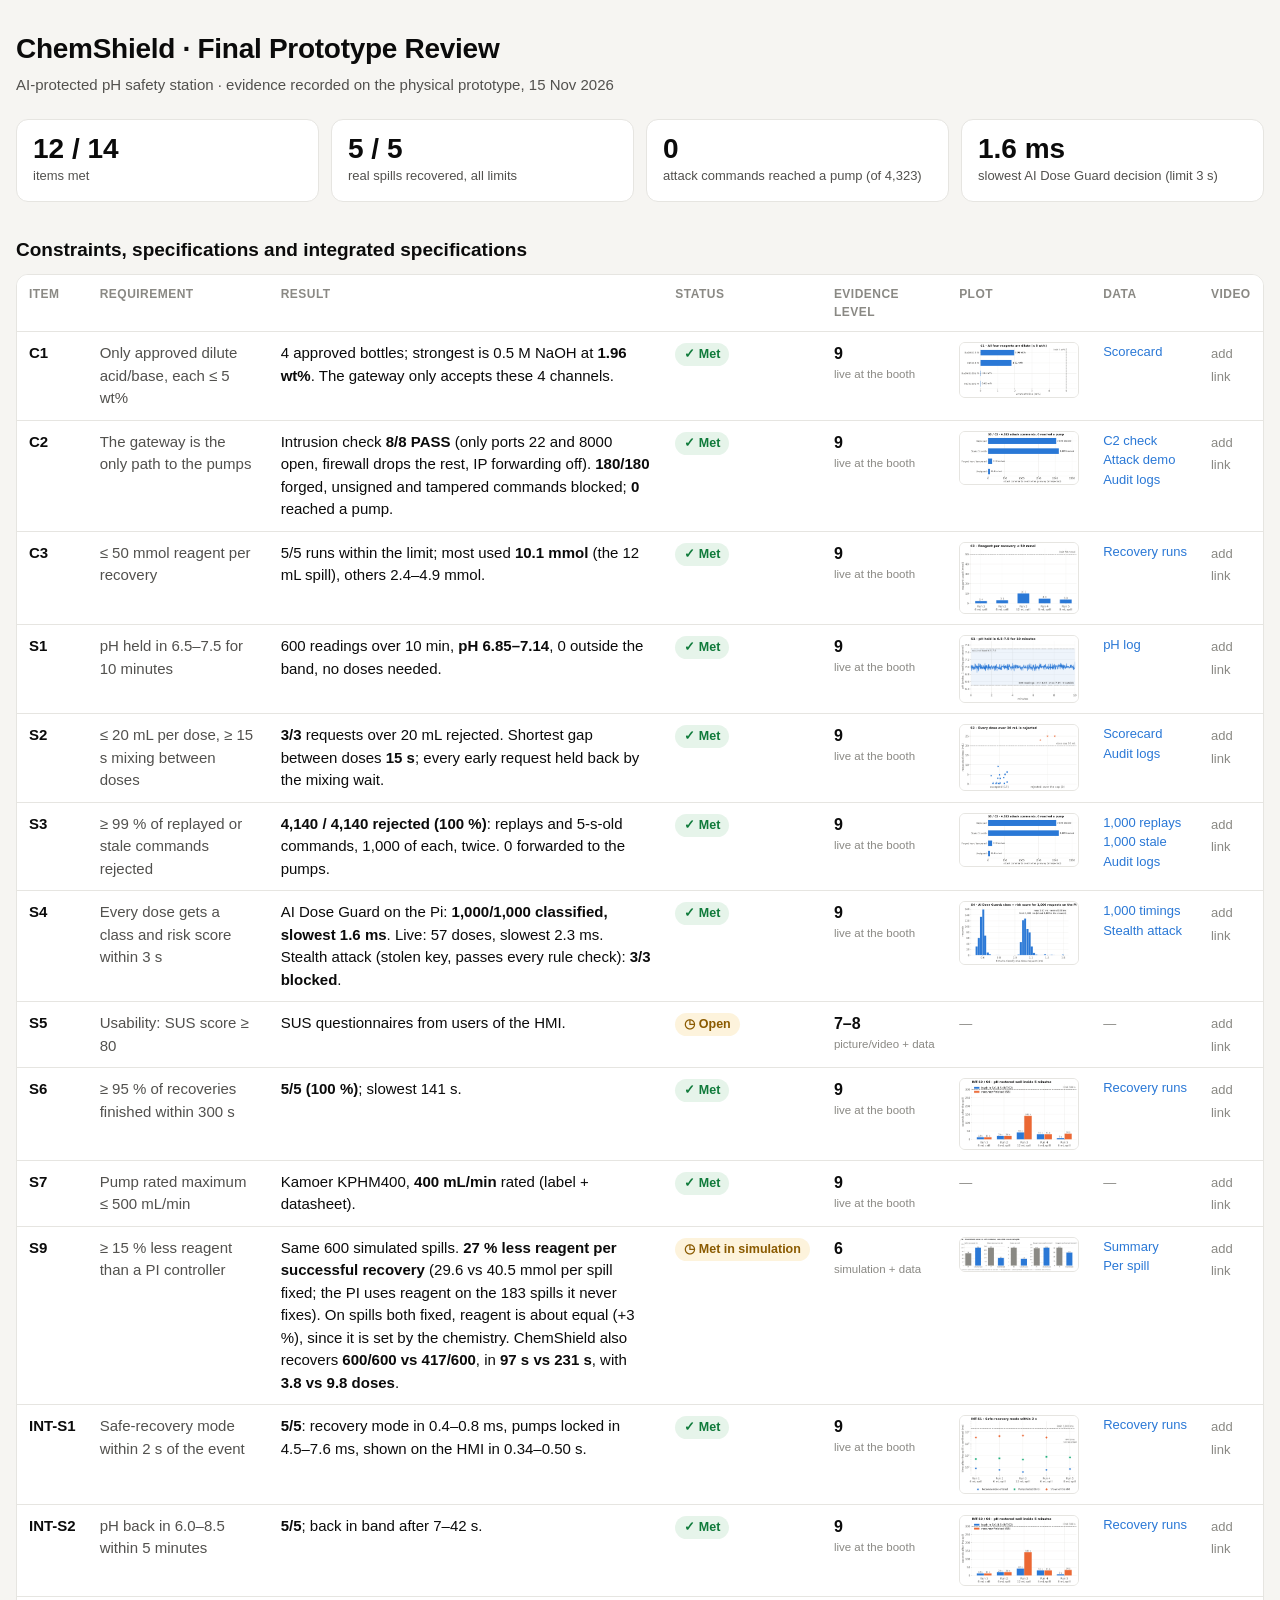
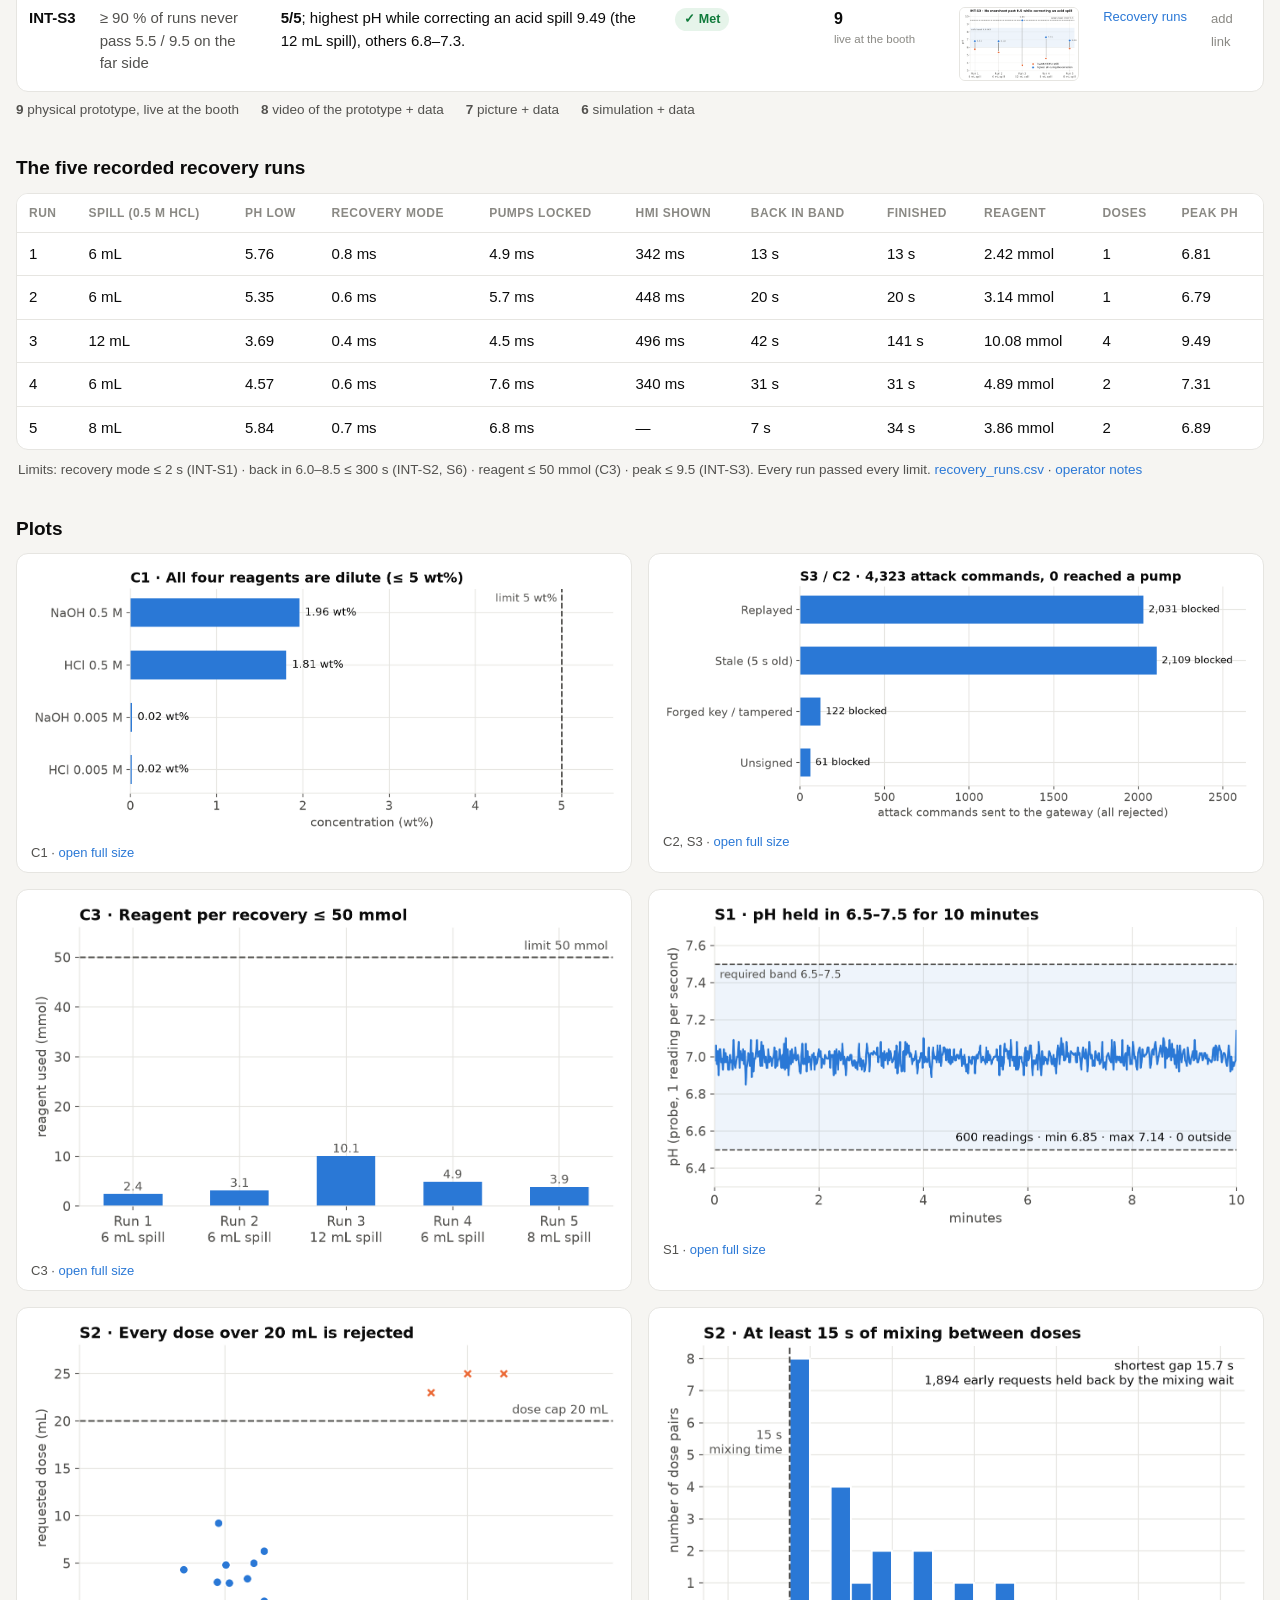
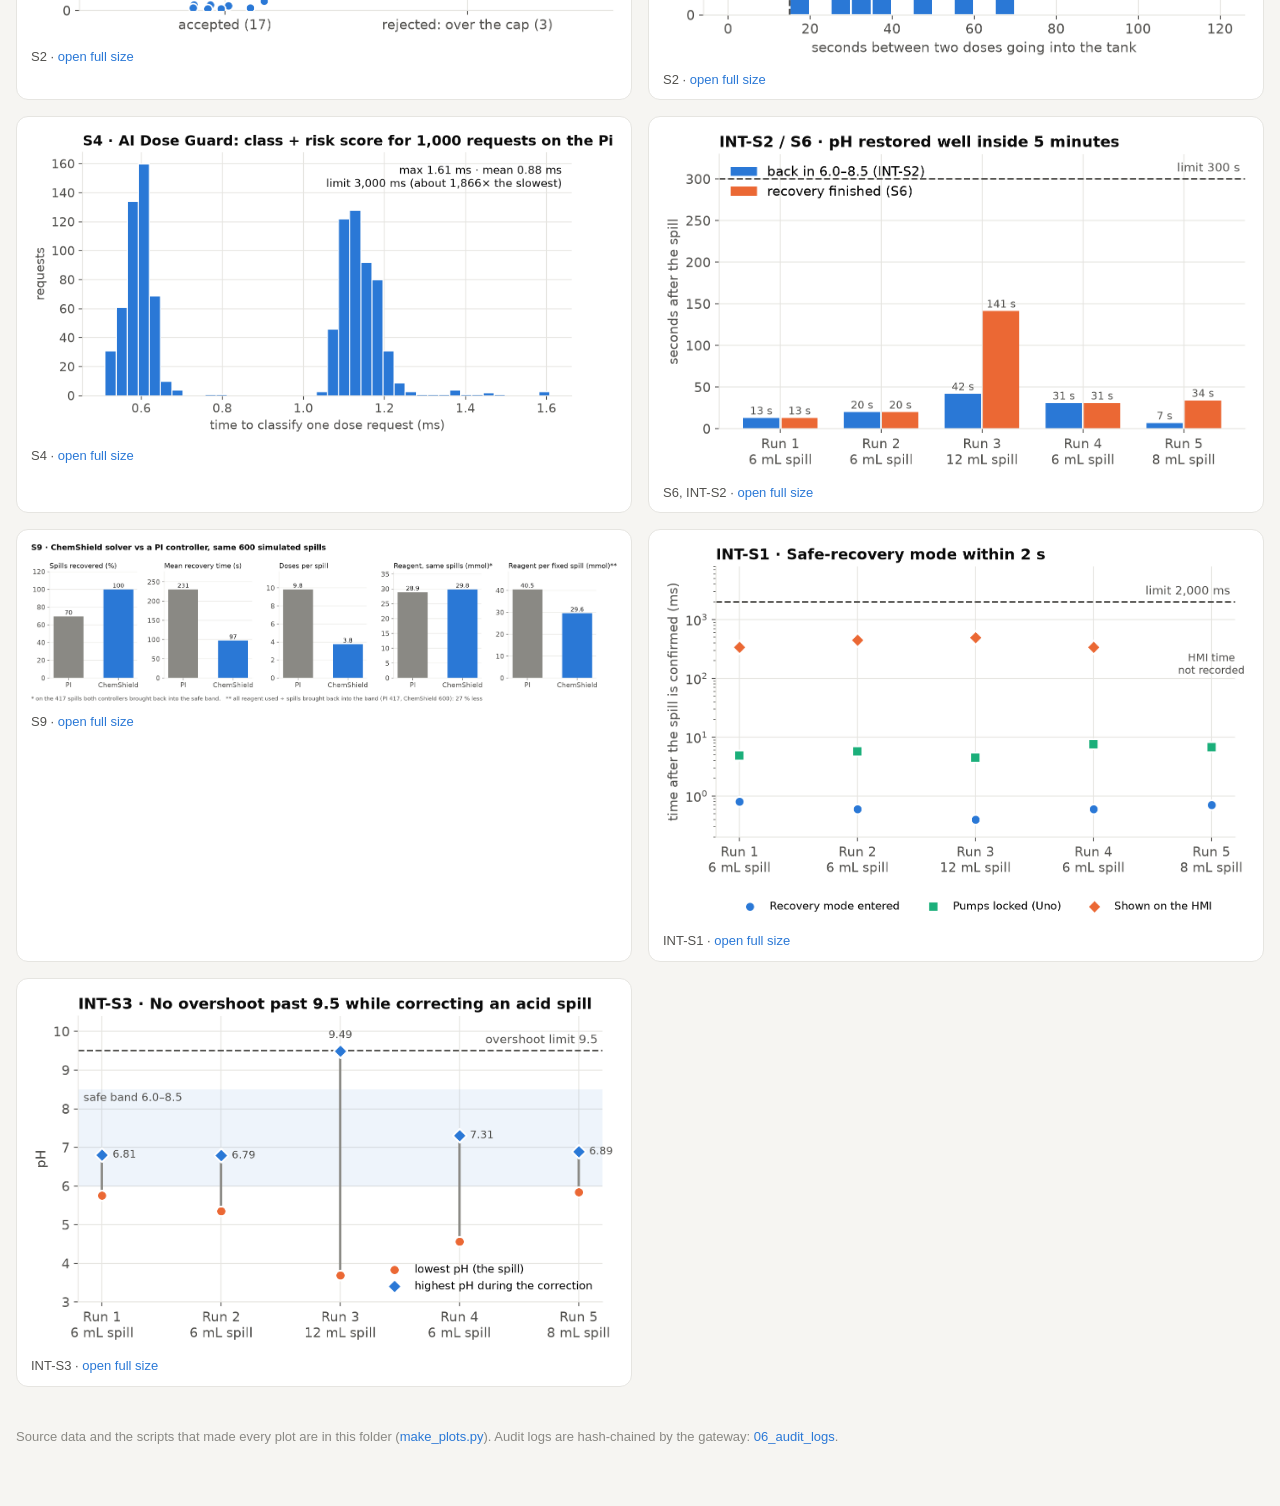
<file: evidence/fpr_runs/FPR_FINAL_20261115/index.html>
<!doctype html>
<html lang="en">
<head>
<meta charset="utf-8">
<meta name="viewport" content="width=device-width, initial-scale=1">
<title>ChemShield FPR Evidence</title>
<style>
  :root {
    color-scheme: light;
    --bg: #f6f5f2; --surface: #ffffff; --ink: #0b0b0b; --ink2: #52514e; --muted: #8a8984;
    --line: #e6e5e1; --accent: #2a78d6; --met: #0f7a3a; --met-bg: #e6f4ea;
    --open: #8a5a00; --open-bg: #fdf3dc; --no: #b3261e; --no-bg: #fbe9e7;
  }
  @media (prefers-color-scheme: dark) {
    :root:not([data-theme="light"]) {
      color-scheme: dark;
      --bg: #121211; --surface: #1a1a19; --ink: #f0efec; --ink2: #c3c2b7; --muted: #8f8e88;
      --line: #2e2e2b; --accent: #3987e5; --met: #5cc983; --met-bg: #183224;
      --open: #e8b44a; --open-bg: #33290f; --no: #f08a80; --no-bg: #3a1d1a;
    }
  }
  :root[data-theme="dark"] {
    color-scheme: dark;
    --bg: #121211; --surface: #1a1a19; --ink: #f0efec; --ink2: #c3c2b7; --muted: #8f8e88;
    --line: #2e2e2b; --accent: #3987e5; --met: #5cc983; --met-bg: #183224;
    --open: #e8b44a; --open-bg: #33290f; --no: #f08a80; --no-bg: #3a1d1a;
  }
  * { box-sizing: border-box; }
  body { margin: 0; background: var(--bg); color: var(--ink);
         font: 15px/1.5 -apple-system, BlinkMacSystemFont, "Segoe UI", Roboto, Helvetica, Arial, sans-serif; }
  .wrap { max-width: 1280px; margin: 0 auto; padding: 28px 16px 60px; }
  header h1 { font-size: 28px; margin: 0 0 4px; letter-spacing: -0.01em; }
  header p { margin: 0; color: var(--ink2); }
  .tiles { display: grid; grid-template-columns: repeat(auto-fit, minmax(180px, 1fr)); gap: 12px; margin: 22px 0 8px; }
  .tile { background: var(--surface); border: 1px solid var(--line); border-radius: 12px; padding: 14px 16px; }
  .tile b { display: block; font-size: 28px; line-height: 1.1; }
  .tile span { color: var(--ink2); font-size: 13px; }
  h2 { font-size: 19px; margin: 34px 0 10px; }
  .card { background: var(--surface); border: 1px solid var(--line); border-radius: 12px; overflow: hidden; }
  .scroll { overflow-x: auto; }
  table { border-collapse: collapse; width: 100%; }
  th, td { text-align: left; vertical-align: top; padding: 10px 12px; border-bottom: 1px solid var(--line); }
  th { font-size: 12px; text-transform: uppercase; letter-spacing: .04em; color: var(--muted); font-weight: 600; background: var(--surface); position: sticky; top: 0; }
  tr:last-child td { border-bottom: 0; }
  td.item { font-weight: 700; white-space: nowrap; }
  td.req { color: var(--ink2); min-width: 170px; }
  td.res { min-width: 280px; }
  .pill { display: inline-block; padding: 2px 9px; border-radius: 999px; font-size: 12.5px; font-weight: 600; white-space: nowrap; }
  .met { color: var(--met); background: var(--met-bg); }
  .open { color: var(--open); background: var(--open-bg); }
  .no { color: var(--no); background: var(--no-bg); }
  .lvl { font-weight: 700; font-size: 16px; }
  .lvl small { display: block; font-weight: 400; font-size: 11.5px; color: var(--muted); white-space: nowrap; }
  a { color: var(--accent); text-decoration: none; }
  a:hover { text-decoration: underline; }
  .links a { display: block; font-size: 13px; white-space: nowrap; }
  .thumb img { width: 120px; border-radius: 6px; border: 1px solid var(--line); display: block; background: #fff; }
  .novid { color: var(--muted); font-size: 13px; }
  .legend { display: flex; flex-wrap: wrap; gap: 8px 22px; color: var(--ink2); font-size: 13.5px; margin: 8px 0 0; }
  .gallery { display: grid; grid-template-columns: repeat(auto-fit, minmax(min(100%, 560px), 1fr)); gap: 16px; }
  figure { margin: 0; background: #fff; border: 1px solid var(--line); border-radius: 12px; padding: 10px; }
  figure img { width: 100%; display: block; }
  figcaption { color: #52514e; font-size: 13px; padding: 6px 4px 0; }
  .runs td, .runs th { white-space: nowrap; }
  .note { color: var(--ink2); font-size: 13.5px; margin: 10px 2px 0; }
  footer { margin-top: 40px; color: var(--muted); font-size: 13px; }
</style>
</head>
<body>
<div class="wrap">
  <header>
    <h1>ChemShield · Final Prototype Review</h1>
    <p>AI-protected pH safety station · evidence recorded on the physical prototype, 15 Nov 2026</p>
  </header>

  <div class="tiles" id="tiles"></div>

  <h2>Constraints, specifications and integrated specifications</h2>
  <div class="card scroll">
    <table>
      <thead><tr><th>Item</th><th>Requirement</th><th>Result</th><th>Status</th><th>Evidence level</th><th>Plot</th><th>Data</th><th>Video</th></tr></thead>
      <tbody id="specs"></tbody>
    </table>
  </div>
  <div class="legend">
    <span><b>9</b> physical prototype, live at the booth</span>
    <span><b>8</b> video of the prototype + data</span>
    <span><b>7</b> picture + data</span>
    <span><b>6</b> simulation + data</span>
  </div>

  <h2>The five recorded recovery runs</h2>
  <div class="card scroll">
    <table class="runs">
      <thead><tr><th>Run</th><th>Spill (0.5 M HCl)</th><th>pH low</th><th>Recovery mode</th><th>Pumps locked</th><th>HMI shown</th><th>Back in band</th><th>Finished</th><th>Reagent</th><th>Doses</th><th>Peak pH</th></tr></thead>
      <tbody>
        <tr><td>1</td><td>6 mL</td><td>5.76</td><td>0.8 ms</td><td>4.9 ms</td><td>342 ms</td><td>13 s</td><td>13 s</td><td>2.42 mmol</td><td>1</td><td>6.81</td></tr>
        <tr><td>2</td><td>6 mL</td><td>5.35</td><td>0.6 ms</td><td>5.7 ms</td><td>448 ms</td><td>20 s</td><td>20 s</td><td>3.14 mmol</td><td>1</td><td>6.79</td></tr>
        <tr><td>3</td><td>12 mL</td><td>3.69</td><td>0.4 ms</td><td>4.5 ms</td><td>496 ms</td><td>42 s</td><td>141 s</td><td>10.08 mmol</td><td>4</td><td>9.49</td></tr>
        <tr><td>4</td><td>6 mL</td><td>4.57</td><td>0.6 ms</td><td>7.6 ms</td><td>340 ms</td><td>31 s</td><td>31 s</td><td>4.89 mmol</td><td>2</td><td>7.31</td></tr>
        <tr><td>5</td><td>8 mL</td><td>5.84</td><td>0.7 ms</td><td>6.8 ms</td><td>—</td><td>7 s</td><td>34 s</td><td>3.86 mmol</td><td>2</td><td>6.89</td></tr>
      </tbody>
    </table>
  </div>
  <p class="note">Limits: recovery mode ≤ 2 s (INT-S1) · back in 6.0–8.5 ≤ 300 s (INT-S2, S6) · reagent ≤ 50 mmol (C3) · peak ≤ 9.5 (INT-S3). Every run passed every limit.
    <a href="02_recovery_runs/recovery_runs.csv">recovery_runs.csv</a> · <a href="02_recovery_runs/run_notes.md">operator notes</a></p>

  <h2>Plots</h2>
  <div class="gallery" id="gallery"></div>

  <footer>Source data and the scripts that made every plot are in this folder (<a href="make_plots.py">make_plots.py</a>). Audit logs are hash-chained by the gateway: <a href="06_audit_logs/">06_audit_logs</a>.</footer>
</div>

<script>
// ---- Video links: paste each link between the quotes, then reload the page. ----
const VIDEOS = {
  "C1": "", "C2": "", "C3": "", "S1": "", "S2": "", "S3": "", "S4": "",
  "S5": "", "S6": "", "S7": "", "S9": "", "INT-S1": "", "INT-S2": "", "INT-S3": ""
};

const P = "plots/";
const SPECS = [
  { id: "C1", req: "Only approved dilute acid/base, each ≤ 5 wt%",
    res: "4 approved bottles; strongest is 0.5 M NaOH at <b>1.96 wt%</b>. The gateway only accepts these 4 channels.",
    st: "met", lvl: 9, plot: "C1_reagent_strength.png", data: [["Scorecard", "01_scorecard/spec_scorecard.csv"]] },
  { id: "C2", req: "The gateway is the only path to the pumps",
    res: "Intrusion check <b>8/8 PASS</b> (only ports 22 and 8000 open, firewall drops the rest, IP forwarding off). <b>180/180</b> forged, unsigned and tampered commands blocked; <b>0</b> reached a pump.",
    st: "met", lvl: 9, plot: "S3_C2_attacks_blocked.png",
    data: [["C2 check", "04_C2_S3_attacks/chemshield_lab_c2_check/ICS-AT-01_c2_check.txt"], ["Attack demo", "04_C2_S3_attacks/hotspot_session/attack_demo_5types.txt"], ["Audit logs", "06_audit_logs/"]] },
  { id: "C3", req: "≤ 50 mmol reagent per recovery",
    res: "5/5 runs within the limit; most used <b>10.1 mmol</b> (the 12 mL spill), others 2.4–4.9 mmol.",
    st: "met", lvl: 9, plot: "C3_reagent_per_recovery.png", data: [["Recovery runs", "02_recovery_runs/recovery_runs.csv"]] },
  { id: "S1", req: "pH held in 6.5–7.5 for 10 minutes",
    res: "600 readings over 10 min, <b>pH 6.85–7.14</b>, 0 outside the band, no doses needed.",
    st: "met", lvl: 9, plot: "S1_ph_hold_10min.png", data: [["pH log", "03_S1_hold/hold_PASS/s1_hold.csv"]] },
  { id: "S2", req: "≤ 20 mL per dose, ≥ 15 s mixing between doses",
    res: "<b>3/3</b> requests over 20 mL rejected. Shortest gap between doses <b>15 s</b>; every early request held back by the mixing wait.",
    st: "met", lvl: 9, plot: "S2_dose_cap.png", plot2: "S2_mixing_time.png", data: [["Scorecard", "01_scorecard/spec_scorecard.csv"], ["Audit logs", "06_audit_logs/"]] },
  { id: "S3", req: "≥ 99 % of replayed or stale commands rejected",
    res: "<b>4,140 / 4,140 rejected (100 %)</b>: replays and 5-s-old commands, 1,000 of each, twice. 0 forwarded to the pumps.",
    st: "met", lvl: 9, plot: "S3_C2_attacks_blocked.png",
    data: [["1,000 replays", "04_C2_S3_attacks/hotspot_session/replay_1000.txt"], ["1,000 stale", "04_C2_S3_attacks/hotspot_session/stale_1000.txt"], ["Audit logs", "06_audit_logs/"]] },
  { id: "S4", req: "Every dose gets a class and risk score within 3 s",
    res: "AI Dose Guard on the Pi: <b>1,000/1,000 classified, slowest 1.6 ms</b>. Live: 57 doses, slowest 2.3 ms. Stealth attack (stolen key, passes every rule check): <b>3/3 blocked</b>.",
    st: "met", lvl: 9, plot: "S4_ai_dose_guard_timing.png",
    data: [["1,000 timings", "05_S4_ai_timing/pi_1000_requests/ICS-AT-03_latency.csv"], ["Stealth attack", "04_C2_S3_attacks/hotspot_session/stealth_attack_test.txt"]] },
  { id: "S5", req: "Usability: SUS score ≥ 80",
    res: "SUS questionnaires from users of the HMI.", st: "open", lvl: "7–8", plot: null, data: [] },
  { id: "S6", req: "≥ 95 % of recoveries finished within 300 s",
    res: "<b>5/5 (100 %)</b>; slowest 141 s.", st: "met", lvl: 9, plot: "INT-S2_S6_recovery_times.png",
    data: [["Recovery runs", "02_recovery_runs/recovery_runs.csv"]] },
  { id: "S7", req: "Pump rated maximum ≤ 500 mL/min",
    res: "Kamoer KPHM400, <b>400 mL/min</b> rated (label + datasheet).", st: "met", lvl: 9, plot: null, data: [] },
  { id: "S9", req: "≥ 15 % less reagent than a PI controller",
    res: "Same 600 simulated spills. <b>27 % less reagent per successful recovery</b> (29.6 vs 40.5 mmol per spill fixed; the PI uses reagent on the 183 spills it never fixes). On spills both fixed, reagent is about equal (+3 %), since it is set by the chemistry. ChemShield also recovers <b>600/600 vs 417/600</b>, in <b>97 s vs 231 s</b>, with <b>3.8 vs 9.8 doses</b>.",
    st: "open", stText: "Met in simulation", lvl: 6, plot: "S9_solver_vs_PI.png",
    data: [["Summary", "07_S9_simulation/README.md"], ["Per spill", "07_S9_simulation/s9_per_event.csv"]] },
  { id: "INT-S1", req: "Safe-recovery mode within 2 s of the event",
    res: "<b>5/5</b>: recovery mode in 0.4–0.8 ms, pumps locked in 4.5–7.6 ms, shown on the HMI in 0.34–0.50 s.",
    st: "met", lvl: 9, plot: "INT-S1_recovery_mode_timing.png", data: [["Recovery runs", "02_recovery_runs/recovery_runs.csv"]] },
  { id: "INT-S2", req: "pH back in 6.0–8.5 within 5 minutes",
    res: "<b>5/5</b>; back in band after 7–42 s.", st: "met", lvl: 9, plot: "INT-S2_S6_recovery_times.png",
    data: [["Recovery runs", "02_recovery_runs/recovery_runs.csv"]] },
  { id: "INT-S3", req: "≥ 90 % of runs never pass 5.5 / 9.5 on the far side",
    res: "<b>5/5</b>; highest pH while correcting an acid spill 9.49 (the 12 mL spill), others 6.8–7.3.",
    st: "met", lvl: 9, plot: "INT-S3_ph_extremes.png", data: [["Recovery runs", "02_recovery_runs/recovery_runs.csv"]] },
];

const LVL = { 9: "live at the booth", 8: "video + data", 7: "picture + data", 6: "simulation + data", "7–8": "picture/video + data" };
const esc = (s) => String(s).replace(/[&<>"]/g, (c) => ({ "&": "&amp;", "<": "&lt;", ">": "&gt;", '"': "&quot;" }[c]));

const tb = document.getElementById("specs");
for (const s of SPECS) {
  const st = s.st === "met" ? '<span class="pill met">✓ Met</span>'
           : s.st === "open" ? `<span class="pill open">◷ ${esc(s.stText || "Open")}</span>`
           : `<span class="pill no">✕ ${esc(s.stText || "Not met")}</span>`;
  const plot = s.plot ? `<a class="thumb" href="#p-${esc(s.plot)}"><img src="${P + s.plot}" alt="${esc(s.id)} plot" loading="lazy"></a>` : '<span class="novid">—</span>';
  const data = s.data.length ? s.data.map(([t, h]) => `<a href="${h}">${esc(t)}</a>`).join("") : '<span class="novid">—</span>';
  const v = VIDEOS[s.id];
  const vid = v ? `<a href="${esc(v)}" target="_blank" rel="noopener">▶ Watch</a>` : '<span class="novid">add link</span>';
  tb.insertAdjacentHTML("beforeend",
    `<tr><td class="item">${esc(s.id)}</td><td class="req">${esc(s.req)}</td><td class="res">${s.res}</td><td>${st}</td>
     <td class="lvl">${s.lvl}<small>${LVL[s.lvl] || ""}</small></td><td>${plot}</td><td class="links">${data}</td><td>${vid}</td></tr>`);
}

const met = SPECS.filter((s) => s.st === "met").length;
const tiles = [
  [`${met} / ${SPECS.length}`, "items met"],
  ["5 / 5", "real spills recovered, all limits"],
  ["0", "attack commands reached a pump (of 4,323)"],
  ["1.6 ms", "slowest AI Dose Guard decision (limit 3 s)"],
];
document.getElementById("tiles").innerHTML = tiles.map(([b, t]) => `<div class="tile"><b>${b}</b><span>${t}</span></div>`).join("");

const shown = new Set();
const gal = document.getElementById("gallery");
for (const s of SPECS) for (const p of [s.plot, s.plot2]) {
  if (!p || shown.has(p)) continue;
  shown.add(p);
  const who = SPECS.filter((x) => x.plot === p || x.plot2 === p).map((x) => x.id).join(", ");
  gal.insertAdjacentHTML("beforeend", `<figure id="p-${esc(p)}"><a href="${P + p}" target="_blank"><img src="${P + p}" alt="${esc(who)}" loading="lazy"></a><figcaption>${esc(who)} · <a href="${P + p}" target="_blank">open full size</a></figcaption></figure>`);
}
</script>
</body>
</html>
</file>
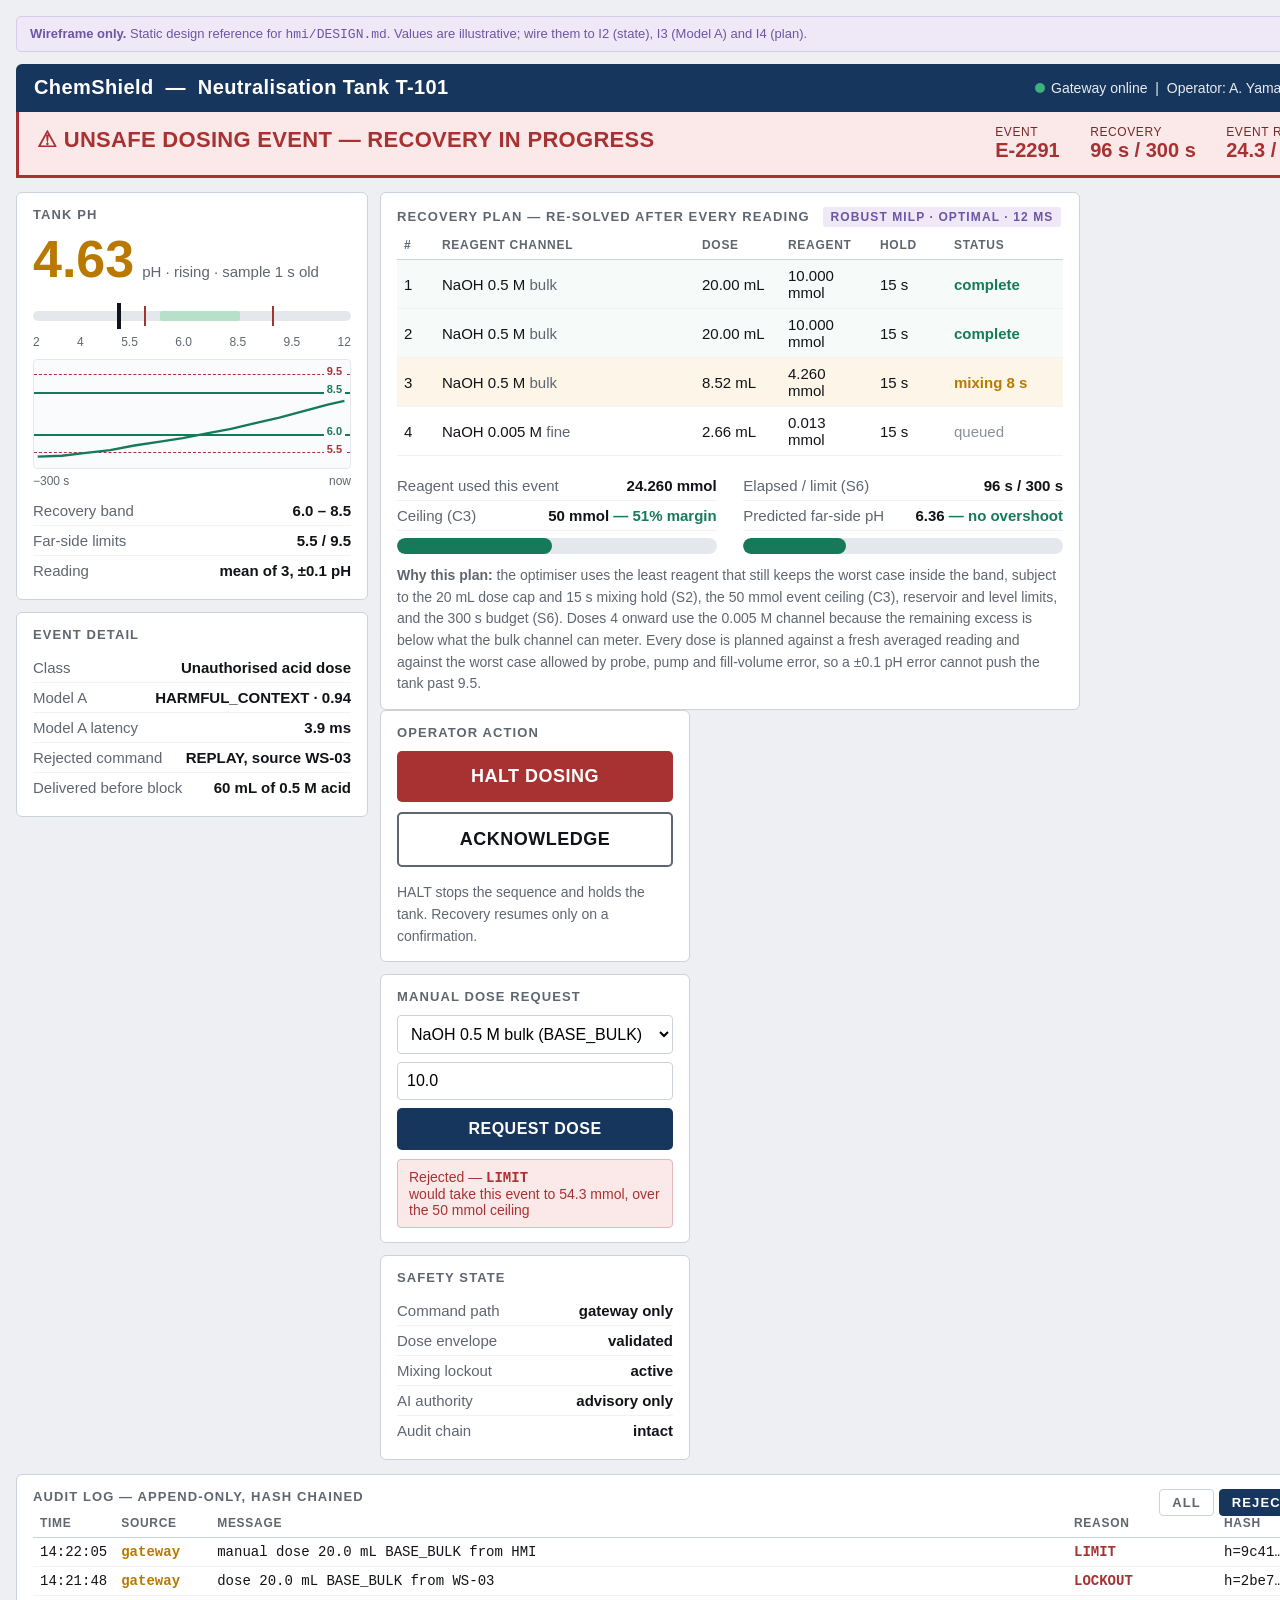
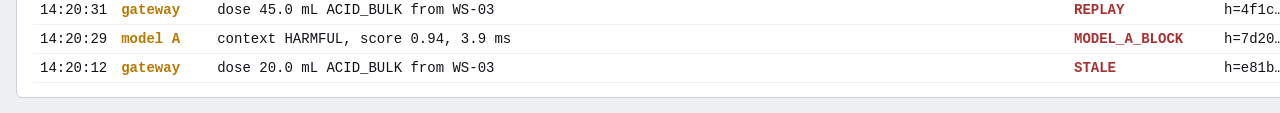
<file: hmi/wireframe.html>
<!DOCTYPE html>
<html lang="en"><head><meta charset="utf-8">
<title>ChemShield HMI wireframe</title>
<!-- Static design reference for DESIGN.md. No live data, no scripts.
     Khalid: copy the layout and the type sizes; wire the values to I2 / I3 / I4. -->
<style>
*{box-sizing:border-box;margin:0;padding:0}
body{font-family:"Liberation Sans",Arial,Helvetica,sans-serif;background:#EDEFF2;width:1400px;padding:16px;color:#111318}
.bar{background:#17365D;color:#fff;padding:12px 18px;border-radius:6px 6px 0 0;overflow:hidden}
.bar h1{float:left;font-size:20px;letter-spacing:.4px;white-space:nowrap}
.bar .r{float:right;font-size:14px;opacity:.9;line-height:24px}
.dot{display:inline-block;width:10px;height:10px;border-radius:50%;background:#3FBF7F;margin-right:6px}
.alert{background:#FBE9E9;border:3px solid #A83232;border-top:none;padding:13px 18px;overflow:hidden}
.alert .t{float:left;font-size:22px;font-weight:bold;color:#A83232;letter-spacing:.3px;line-height:30px}
.alert .m{float:right;text-align:right}
.metric{display:inline-block;margin-left:26px;text-align:left}
.metric .lab{font-size:12px;color:#7A2626;letter-spacing:.6px;text-transform:uppercase}
.metric .val{font-size:20px;font-weight:bold;color:#A83232}
.grid{margin-top:14px;overflow:hidden}
.c1{float:left;width:352px;margin-right:12px}
.c2{float:left;width:700px;margin-right:12px}
.c3{float:left;width:310px}
.clr{clear:both}
.card{background:#fff;border:1px solid #CBD2DA;border-radius:6px;padding:14px 16px}
.card+.card{margin-top:12px}
.card h2{font-size:13px;letter-spacing:1.1px;color:#5F6670;margin-bottom:11px;text-transform:uppercase}
.ph{font-size:52px;font-weight:bold;color:#B97800;line-height:1}
.phu{font-size:15px;color:#5F6670;margin-left:8px}
.scale{position:relative;height:28px;margin:16px 0 6px}
.scale .track{position:absolute;top:10px;left:0;right:0;height:10px;background:#E4E8ED;border-radius:5px}
.scale .band{position:absolute;top:10px;height:10px;background:#B7E0CB;border-radius:2px}
.scale .guard{position:absolute;top:5px;width:2px;height:20px;background:#A83232}
.scale .now{position:absolute;top:2px;width:4px;height:26px;background:#111318}
.ticks{display:flex;justify-content:space-between;font-size:12px;color:#5F6670}
.chart{position:relative;height:110px;margin-top:10px;background:#FAFBFC;border:1px solid #E4E8ED;border-radius:4px;overflow:hidden}
.chart .lim{position:absolute;left:0;right:0;height:0;border-top:2px solid #167A5A}
.chart .far{position:absolute;left:0;right:0;height:0;border-top:1px dashed #A83232}
.chart .cap{position:absolute;right:5px;font-size:11px;font-weight:bold;background:#FAFBFC;padding:0 3px}
.chart svg{position:absolute;inset:0}
.kv{display:flex;justify-content:space-between;font-size:15px;padding:6px 0;border-bottom:1px solid #F0F2F5}
.kv:last-child{border-bottom:none}
.kv .k{color:#5F6670}
.kv .v{font-weight:bold}
table{width:100%;border-collapse:collapse;font-size:15px}
th{text-align:left;font-size:12px;letter-spacing:.7px;color:#5F6670;text-transform:uppercase;padding:0 7px 7px;border-bottom:1px solid #CBD2DA}
td{padding:7px;border-bottom:1px solid #F0F2F5}
.done{color:#167A5A;font-weight:bold}.now2{color:#B97800;font-weight:bold}.wait{color:#8A9099}
.rowdone{background:#F6FAF8}.rownow{background:#FDF6E8}
button{border:none;border-radius:5px;padding:15px;font-size:18px;font-weight:bold;letter-spacing:.5px;cursor:pointer;font-family:inherit;width:100%}
.halt{background:#A83232;color:#fff;margin-bottom:10px}
.ack{background:#fff;color:#111318;border:2px solid #5F6670;margin-bottom:4px}
.req{background:#17365D;color:#fff;font-size:16px;padding:12px}
select,input{font-family:inherit;font-size:16px;padding:9px;border:1px solid #CBD2DA;border-radius:4px;width:100%;margin-bottom:8px;background:#fff}
.note{font-size:14px;color:#5F6670;margin-top:11px;line-height:1.55}
.reply{font-size:14px;margin-top:9px;padding:9px 11px;border-radius:4px;background:#FBE9E9;border:1px solid #E3B9B9;color:#A83232}
.reply b{font-family:"Liberation Mono",monospace}
.half{float:left;width:48%}.half+.half{margin-left:4%}
.log td{font-family:"Liberation Mono",monospace;font-size:14px;padding:6px 7px}
.src{color:#B97800;font-weight:bold}
.rej{color:#A83232;font-weight:bold}
.tabs{float:right}
.tab{display:inline-block;font-size:13px;padding:5px 12px;border:1px solid #CBD2DA;border-radius:4px;margin-left:5px;color:#5F6670;cursor:pointer}
.tab.on{background:#17365D;color:#fff;border-color:#17365D;font-weight:bold}
.tag{display:inline-block;font-size:12px;padding:3px 8px;border-radius:3px;background:#EFE9F7;color:#6C55A3;font-weight:bold;margin-left:8px}
.bararea{height:16px;background:#E4E8ED;border-radius:8px;overflow:hidden;margin-top:7px}
.barfill{height:100%;background:#167A5A;border-radius:8px}
.wf{font-size:13px;color:#6C55A3;background:#EFE9F7;border:1px solid #D6CBEA;border-radius:5px;padding:9px 13px;margin-bottom:12px}
</style></head><body>

<div class="wf"><b>Wireframe only.</b> Static design reference for <code>hmi/DESIGN.md</code>.
Values are illustrative; wire them to I2 (state), I3 (Model A) and I4 (plan).</div>

<div class="bar"><h1>ChemShield &nbsp;&mdash;&nbsp; Neutralisation Tank T-101</h1>
<div class="r"><span class="dot"></span>Gateway online &nbsp;|&nbsp; Operator: A. Yamani &nbsp;|&nbsp; 14:22:07</div></div>

<div class="alert">
  <div class="t">&#9888; UNSAFE DOSING EVENT &mdash; RECOVERY IN PROGRESS</div>
  <div class="m">
    <div class="metric"><div class="lab">Event</div><div class="val">E-2291</div></div>
    <div class="metric"><div class="lab">Recovery</div><div class="val">96 s / 300 s</div></div>
    <div class="metric"><div class="lab">Event reagent</div><div class="val">24.3 / 50 mmol</div></div>
  </div>
</div>

<div class="grid">
 <div class="c1">
  <div class="card">
   <h2>Tank pH</h2>
   <div><span class="ph">4.63</span><span class="phu">pH &middot; rising &middot; sample 1 s old</span></div>
   <div class="scale">
     <div class="track"></div><div class="band" style="left:40%;width:25%"></div>
     <div class="guard" style="left:35%"></div><div class="guard" style="left:75%"></div>
     <div class="now" style="left:26.3%"></div>
   </div>
   <div class="ticks"><span>2</span><span>4</span><span>5.5</span><span>6.0</span><span>8.5</span><span>9.5</span><span>12</span></div>

   <div class="chart">
     <!-- the 6.0 and 8.5 lines must be DRAWN, not implied: INT-AT-02 asks for them -->
     <div class="far" style="top:14px"></div><div class="cap" style="top:5px;color:#A83232">9.5</div>
     <div class="lim" style="top:32px"></div><div class="cap" style="top:23px;color:#167A5A">8.5</div>
     <div class="lim" style="top:74px"></div><div class="cap" style="top:65px;color:#167A5A">6.0</div>
     <div class="far" style="top:92px"></div><div class="cap" style="top:83px;color:#A83232">5.5</div>
     <svg viewBox="0 0 340 110" preserveAspectRatio="none">
       <polyline points="4,104 30,103 56,100 82,97 108,92 134,88 160,84 186,79 212,74 238,68 264,62 290,55 316,48 334,44"
                 fill="none" stroke="#167A5A" stroke-width="2.5"/>
     </svg>
   </div>
   <div class="ticks" style="margin-top:5px"><span>&minus;300 s</span><span>now</span></div>
   <div class="kv" style="margin-top:8px"><span class="k">Recovery band</span><span class="v">6.0 &ndash; 8.5</span></div>
   <div class="kv"><span class="k">Far-side limits</span><span class="v">5.5 / 9.5</span></div>
   <div class="kv"><span class="k">Reading</span><span class="v">mean of 3, &plusmn;0.1 pH</span></div>
  </div>

  <div class="card">
   <h2>Event detail</h2>
   <div class="kv"><span class="k">Class</span><span class="v">Unauthorised acid dose</span></div>
   <div class="kv"><span class="k">Model A</span><span class="v">HARMFUL_CONTEXT &middot; 0.94</span></div>
   <div class="kv"><span class="k">Model A latency</span><span class="v">3.9 ms</span></div>
   <div class="kv"><span class="k">Rejected command</span><span class="v">REPLAY, source WS-03</span></div>
   <div class="kv"><span class="k">Delivered before block</span><span class="v">60 mL of 0.5 M acid</span></div>
  </div>
 </div>

 <div class="card c2">
  <h2>Recovery plan &mdash; re-solved after every reading <span class="tag">robust MILP &middot; optimal &middot; 12 ms</span></h2>
  <table>
   <tr><th style="width:38px">#</th><th>Reagent channel</th><th style="width:86px">Dose</th><th style="width:92px">Reagent</th><th style="width:74px">Hold</th><th style="width:116px">Status</th></tr>
   <tr class="rowdone"><td>1</td><td>NaOH 0.5 M <span style="color:#5F6670">bulk</span></td><td>20.00 mL</td><td>10.000 mmol</td><td>15 s</td><td class="done">complete</td></tr>
   <tr class="rowdone"><td>2</td><td>NaOH 0.5 M <span style="color:#5F6670">bulk</span></td><td>20.00 mL</td><td>10.000 mmol</td><td>15 s</td><td class="done">complete</td></tr>
   <tr class="rownow"><td>3</td><td>NaOH 0.5 M <span style="color:#5F6670">bulk</span></td><td>8.52 mL</td><td>4.260 mmol</td><td>15 s</td><td class="now2">mixing 8 s</td></tr>
   <tr><td>4</td><td>NaOH 0.005 M <span style="color:#5F6670">fine</span></td><td>2.66 mL</td><td>0.013 mmol</td><td>15 s</td><td class="wait">queued</td></tr>
  </table>
  <div style="margin-top:15px;overflow:hidden">
   <div class="half">
    <div class="kv"><span class="k">Reagent used this event</span><span class="v">24.260 mmol</span></div>
    <div class="kv"><span class="k">Ceiling (C3)</span><span class="v">50 mmol <span style="color:#167A5A">&mdash; 51% margin</span></span></div>
    <div class="bararea"><div class="barfill" style="width:48.5%"></div></div>
   </div>
   <div class="half">
    <div class="kv"><span class="k">Elapsed / limit (S6)</span><span class="v">96 s / 300 s</span></div>
    <div class="kv"><span class="k">Predicted far-side pH</span><span class="v">6.36 <span style="color:#167A5A">&mdash; no overshoot</span></span></div>
    <div class="bararea"><div class="barfill" style="width:32%"></div></div>
   </div>
   <div class="clr"></div>
  </div>
  <div class="note"><b>Why this plan:</b> the optimiser uses the least reagent that still keeps the worst case
  inside the band, subject to the 20 mL dose cap and 15 s mixing hold (S2), the 50 mmol event ceiling (C3),
  reservoir and level limits, and the 300 s budget (S6). Doses 4 onward use the 0.005 M channel because the
  remaining excess is below what the bulk channel can meter. Every dose is planned against a fresh averaged
  reading and against the worst case allowed by probe, pump and fill-volume error, so a &plusmn;0.1 pH error
  cannot push the tank past 9.5.</div>
 </div>

 <div class="c3">
  <div class="card">
   <h2>Operator action</h2>
   <button class="halt">HALT DOSING</button>
   <button class="ack">ACKNOWLEDGE</button>
   <div class="note">HALT stops the sequence and holds the tank. Recovery resumes only on a
   confirmation.</div>
  </div>

  <div class="card">
   <h2>Manual dose request</h2>
   <select><option>NaOH 0.5 M bulk (BASE_BULK)</option><option>NaOH 0.005 M fine (BASE_FINE)</option>
   <option>HCl 0.5 M bulk (ACID_BULK)</option><option>HCl 0.005 M fine (ACID_FINE)</option></select>
   <input value="10.0" aria-label="dose in mL">
   <button class="req">REQUEST DOSE</button>
   <div class="reply">Rejected &mdash; <b>LIMIT</b><br>would take this event to 54.3 mmol, over the 50 mmol ceiling</div>
  </div>

  <div class="card">
   <h2>Safety state</h2>
   <div class="kv"><span class="k">Command path</span><span class="v">gateway only</span></div>
   <div class="kv"><span class="k">Dose envelope</span><span class="v">validated</span></div>
   <div class="kv"><span class="k">Mixing lockout</span><span class="v">active</span></div>
   <div class="kv"><span class="k">AI authority</span><span class="v">advisory only</span></div>
   <div class="kv"><span class="k">Audit chain</span><span class="v">intact</span></div>
  </div>
 </div>
</div>
<div class="clr"></div>

<div class="card log" style="margin-top:14px">
 <h2>Audit log &mdash; append-only, hash chained
   <span class="tabs"><span class="tab">all</span><span class="tab on">rejected only</span></span></h2>
 <table>
  <tr><th style="width:78px">Time</th><th style="width:96px">Source</th><th>Message</th><th style="width:150px">Reason</th><th style="width:150px">Hash</th></tr>
  <tr><td>14:22:05</td><td class="src">gateway</td><td>manual dose 20.0 mL BASE_BULK from HMI</td><td class="rej">LIMIT</td><td>h=9c41&hellip;77de</td></tr>
  <tr><td>14:21:48</td><td class="src">gateway</td><td>dose 20.0 mL BASE_BULK from WS-03</td><td class="rej">LOCKOUT</td><td>h=2be7&hellip;10a4</td></tr>
  <tr><td>14:20:31</td><td class="src">gateway</td><td>dose 45.0 mL ACID_BULK from WS-03</td><td class="rej">REPLAY</td><td>h=4f1c&hellip;9ab2</td></tr>
  <tr><td>14:20:29</td><td class="src">model A</td><td>context HARMFUL, score 0.94, 3.9 ms</td><td class="rej">MODEL_A_BLOCK</td><td>h=7d20&hellip;1c55</td></tr>
  <tr><td>14:20:12</td><td class="src">gateway</td><td>dose 20.0 mL ACID_BULK from WS-03</td><td class="rej">STALE</td><td>h=e81b&hellip;33c0</td></tr>
 </table>
</div>
</body></html>
</file>
